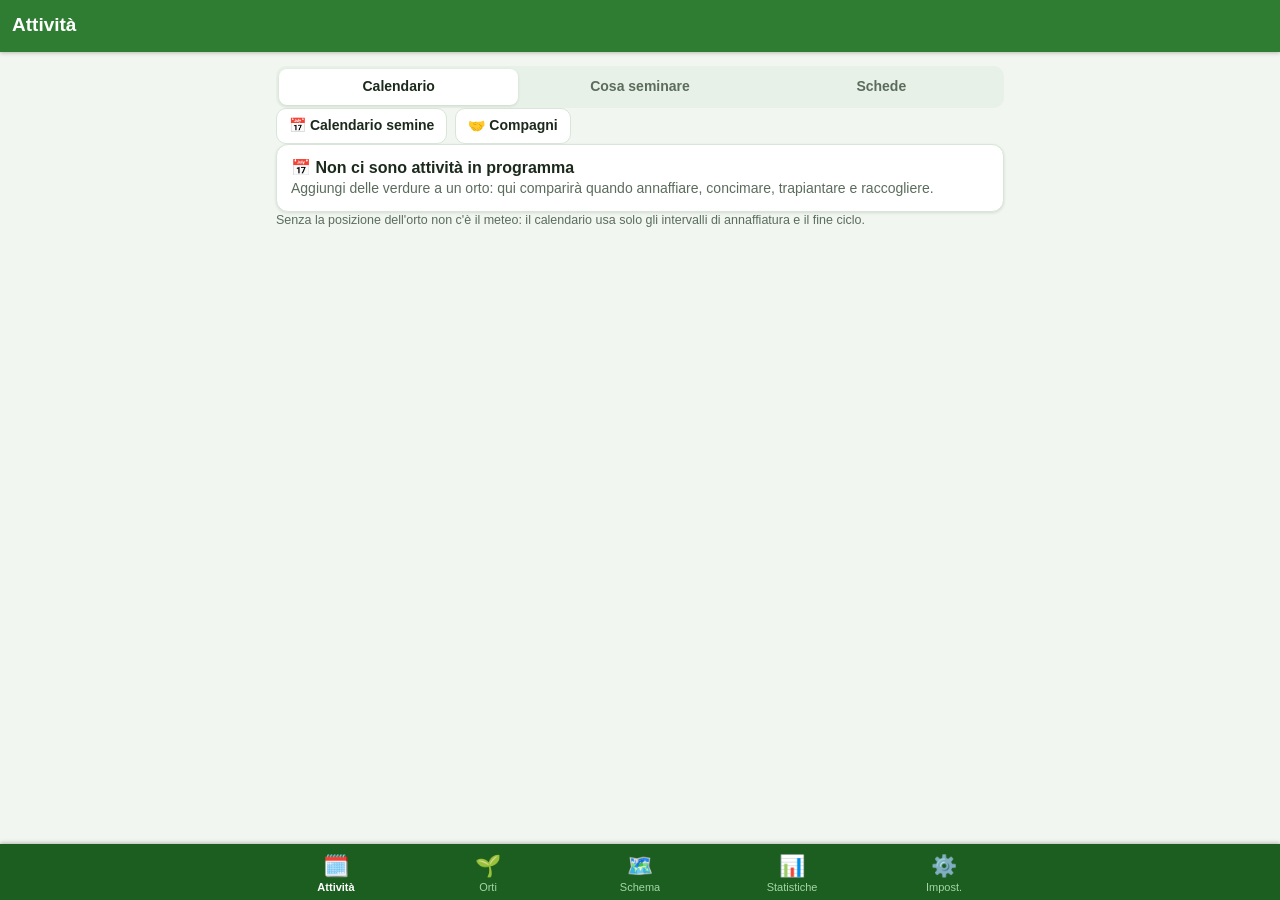
<file: GestioneOrto/index.html>
<!DOCTYPE html>
<html lang="it">
<head>
  <meta charset="utf-8">
  <meta name="viewport" content="width=device-width, initial-scale=1, viewport-fit=cover">
  <title>Gestione Orto</title>
  <meta name="description" content="Gestisci i tuoi orti: verdure, annaffiature, concimi, raccolti, calendario delle semine, rotazione e spese.">
  <meta name="theme-color" content="#2E7D32">
  <meta name="color-scheme" content="light dark">
  <meta name="mobile-web-app-capable" content="yes">
  <meta name="apple-mobile-web-app-capable" content="yes">
  <meta name="apple-mobile-web-app-title" content="Gestione Orto">
  <meta name="apple-mobile-web-app-status-bar-style" content="black-translucent">
  <meta name="format-detection" content="telephone=no">
  <link rel="manifest" href="manifest.webmanifest">
  <link rel="icon" type="image/svg+xml" href="icons/icon.svg">
  <link rel="icon" type="image/png" sizes="192x192" href="icons/icon-192.png">
  <link rel="apple-touch-icon" sizes="76x76" href="[data-uri]">
  <link rel="apple-touch-icon" sizes="120x120" href="[data-uri]">
  <link rel="apple-touch-icon" sizes="152x152" href="[data-uri]">
  <link rel="apple-touch-icon" sizes="180x180" href="[data-uri]">
  <link rel="apple-touch-icon" href="[data-uri]">
  <link rel="stylesheet" href="css/style.css">
</head>
<body>
  <div id="app"></div>
  <noscript><p style="padding:24px;font-family:sans-serif">Gestione Orto richiede JavaScript per funzionare.</p></noscript>
  <script>
    /* Browser vecchi (es. Safari di iOS 9/10): niente async/await, ??, fetch...: carica la build transpilata in js/legacy/. */
    (function () {
      var moderno = true;
      try { new Function('async function f(){ await 1; } var a = null; a ?? 1; var o = {}; ({ ...o });'); } catch (e) { moderno = false; }
      if (/[?&]legacy/.test(location.search)) moderno = false; // per provare la build vecchia da un browser moderno
      var base = moderno ? 'js/' : 'js/legacy/';
      var elenco = ['data', 'logic', 'store', 'ui', 'views', 'forms', 'app', 'push'];
      if (moderno) { elenco.splice(3, 0, 'promemoria'); elenco.push('sync'); } // promemoria: calcolo avvisi (dopo store); sync: sincronizzazione tra dispositivi
      if (!moderno) {
        elenco.unshift('polyfill');
        document.write('<link rel="stylesheet" href="css/legacy.css">');
      }
      for (var i = 0; i < elenco.length; i++) document.write('<script src="' + base + elenco[i] + '.js"><\/script>');
      window.onerror = function (msg, src, riga) {
        var v = document.getElementById('app');
        if (v && !v.firstChild) {
          var p = document.createElement('p');
          p.style.cssText = 'padding:20px;color:#b00020;word-break:break-word';
          p.textContent = 'Errore: ' + msg + ' (' + String(src).split('/').pop() + ':' + riga + ')';
          v.appendChild(p);
        }
      };
    })();
  </script>
</body>
</html>
</file>
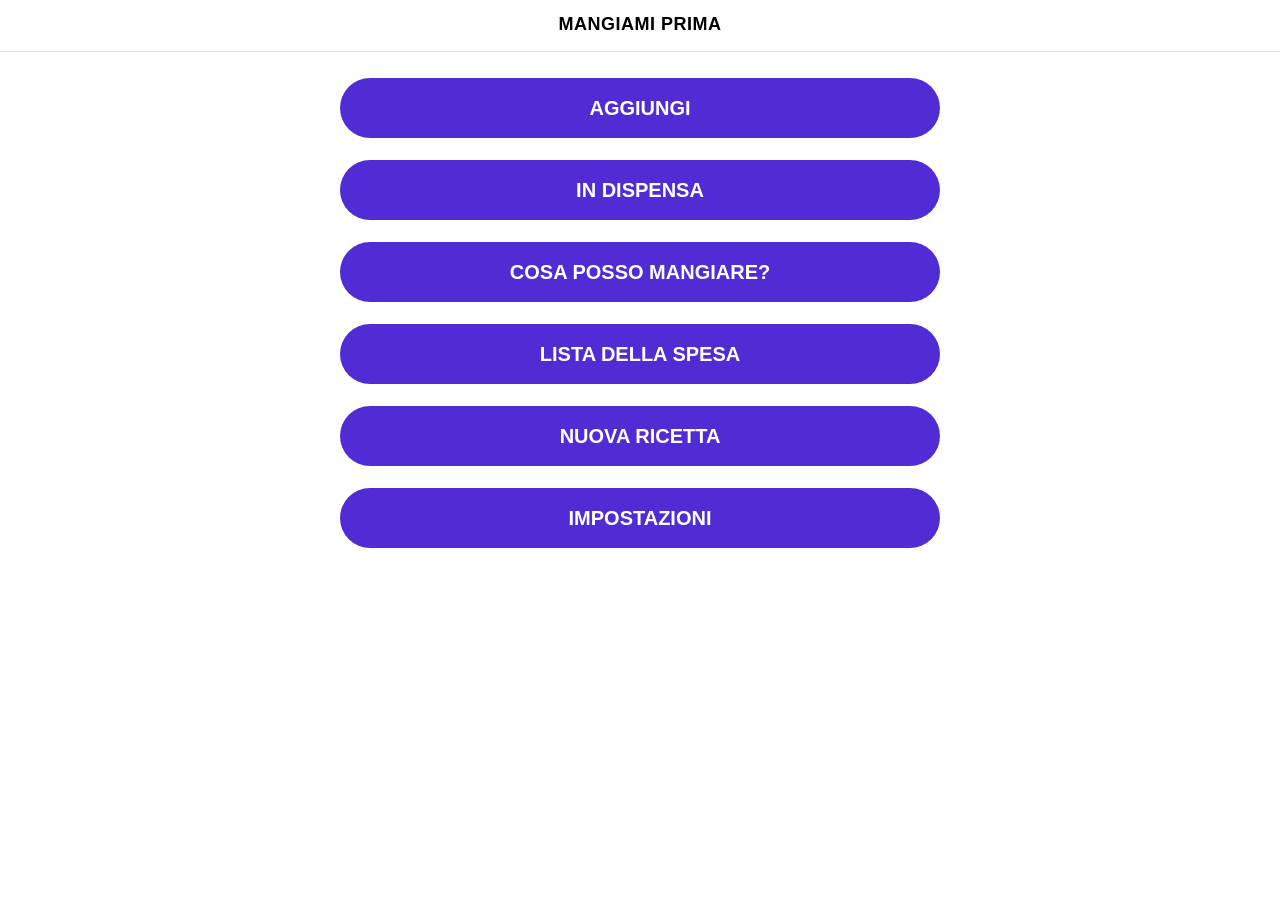
<file: MangiamiPrima/index.html>
<!DOCTYPE html>
<html lang="it">
<head>
  <meta charset="utf-8">
  <meta name="viewport" content="width=device-width, initial-scale=1, viewport-fit=cover">
  <title>Mangiami Prima</title>
  <meta name="description" content="Tieni traccia di cosa hai in casa, delle scadenze e scopri cosa cucinare.">
  <meta name="theme-color" content="#ffffff" media="(prefers-color-scheme: light)">
  <meta name="theme-color" content="#1f1f1f" media="(prefers-color-scheme: dark)">
  <meta name="color-scheme" content="light dark">
  <meta name="format-detection" content="telephone=no">

  <link rel="manifest" href="manifest.webmanifest">
  <link rel="icon" type="image/svg+xml" href="icons/icon.svg">
  <link rel="icon" type="image/png" sizes="192x192" href="icons/icon-192.png">
  <link rel="apple-touch-icon" sizes="76x76" href="[data-uri]">
  <link rel="apple-touch-icon" sizes="120x120" href="[data-uri]">
  <link rel="apple-touch-icon" sizes="152x152" href="[data-uri]">
  <link rel="apple-touch-icon" sizes="180x180" href="[data-uri]">
  <link rel="apple-touch-icon" href="[data-uri]">

  <meta name="mobile-web-app-capable" content="yes">
  <meta name="apple-mobile-web-app-capable" content="yes">
  <meta name="apple-mobile-web-app-title" content="Mangiami Prima">
  <meta name="apple-mobile-web-app-status-bar-style" content="default">

  <link rel="stylesheet" href="css/stile.css">
</head>
<body>
  <header class="barra">
    <button type="button" class="indietro" id="indietro" aria-label="Indietro" hidden>&#8249;</button>
    <h1 id="titolo">MANGIAMI PRIMA</h1>
  </header>

  <main id="vista" tabindex="-1"></main>

  <dialog id="dialogo" aria-labelledby="dialogo-titolo">
    <h2 id="dialogo-titolo"></h2>
    <p id="dialogo-testo"></p>
    <div class="dialogo-bottoni" id="dialogo-bottoni"></div>
  </dialog>

  <noscript><p style="padding:20px">Mangiami Prima richiede JavaScript.</p></noscript>

  <script>
    /* Browser vecchi (es. Safari di iOS 9/10): niente async/await, ??, fetch...: carica la build transpilata in js/legacy/. */
    (function () {
      var moderno = true;
      try { new Function('async function f(){ await 1; } var a = null; a ?? 1; var o = {}; ({ ...o });'); } catch (e) { moderno = false; }
      if (/[?&]legacy\b/.test(location.search)) moderno = false; // per provare la build vecchia da un browser moderno
      var base = moderno ? 'js/' : 'js/legacy/';
      var elenco = ['store', 'servizi', 'push', 'notifiche', 'app'];
      if (!moderno) {
        elenco.unshift('polyfill');
        document.write('<link rel="stylesheet" href="css/legacy.css">');
      }
      for (var i = 0; i < elenco.length; i++) document.write('<script src="' + base + elenco[i] + '.js"><\/script>');
      window.onerror = function (msg, src, riga) {
        var v = document.getElementById('vista');
        if (v && !v.firstChild) {
          var p = document.createElement('p');
          p.style.cssText = 'padding:20px;color:#b00020;word-break:break-word';
          p.textContent = 'Errore: ' + msg + ' (' + String(src).split('/').pop() + ':' + riga + ')';
          v.appendChild(p);
        }
      };
    })();
  </script>
</body>
</html>
</file>
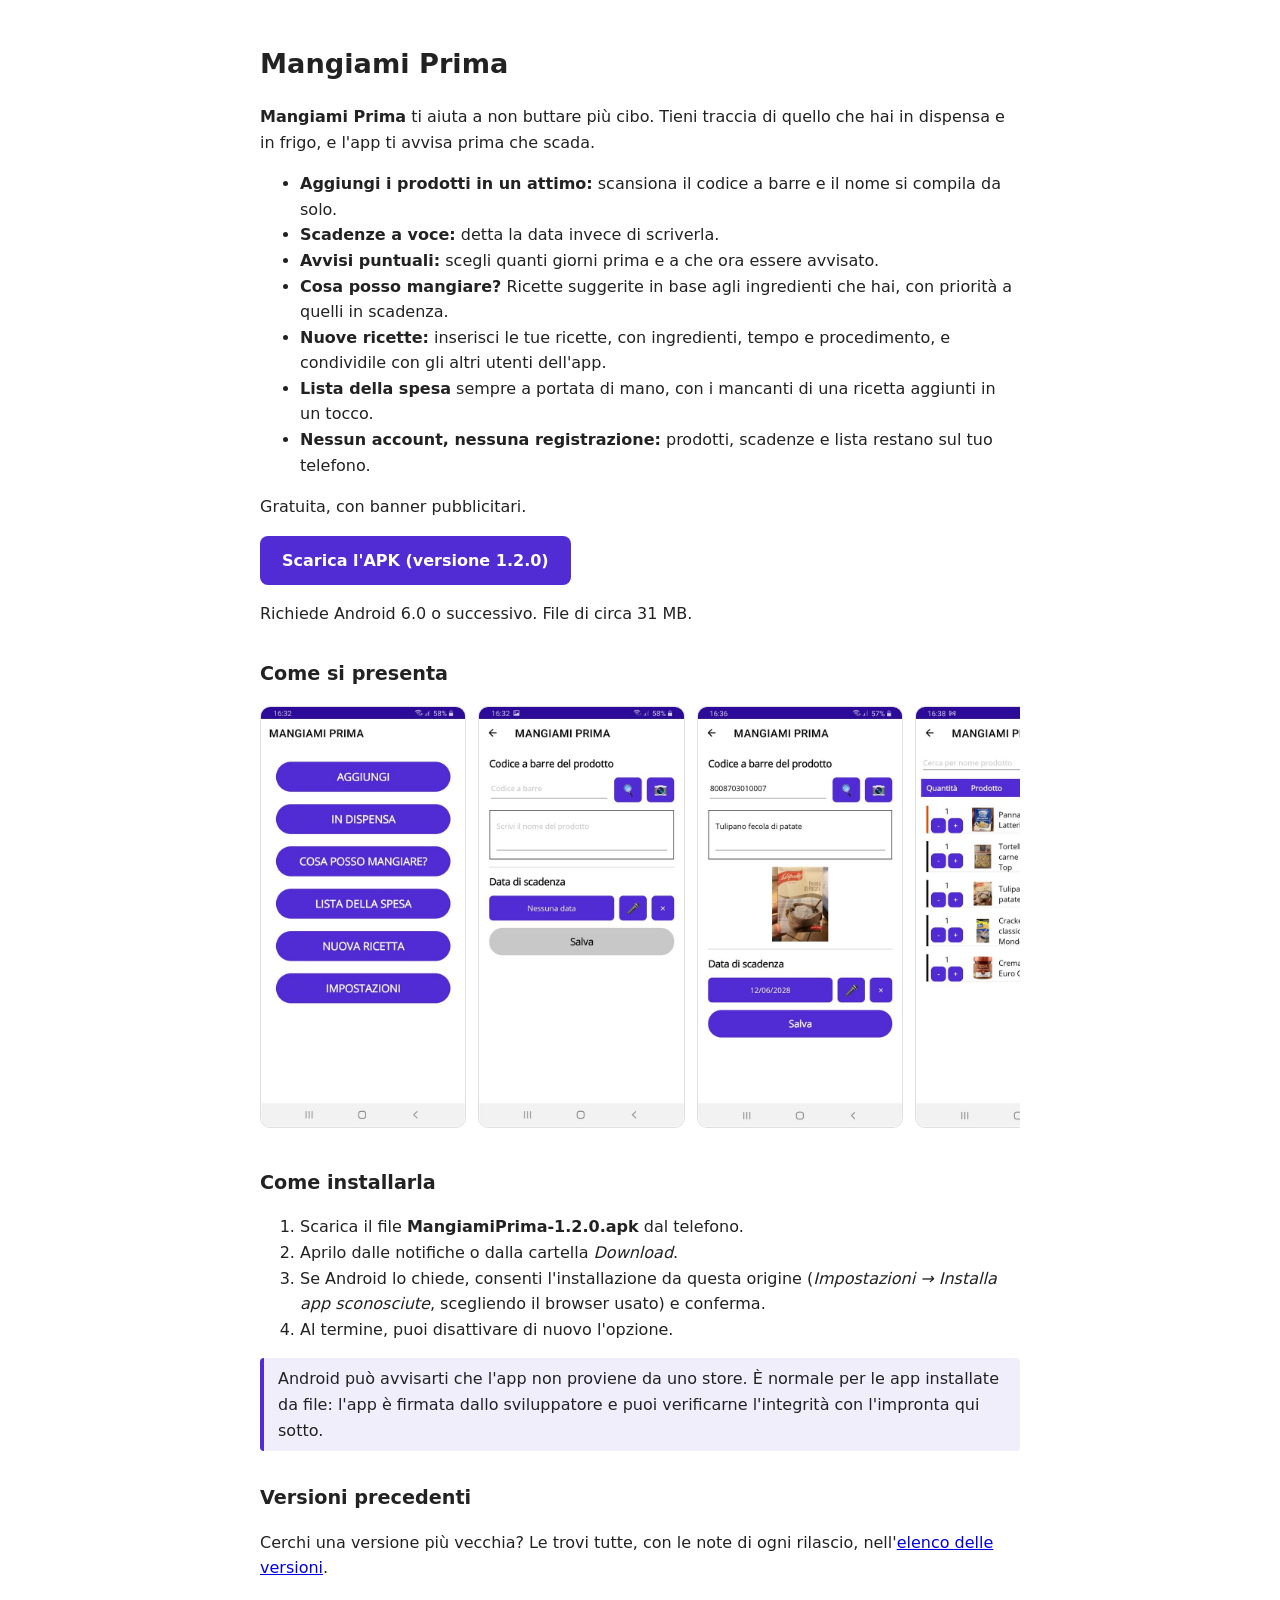
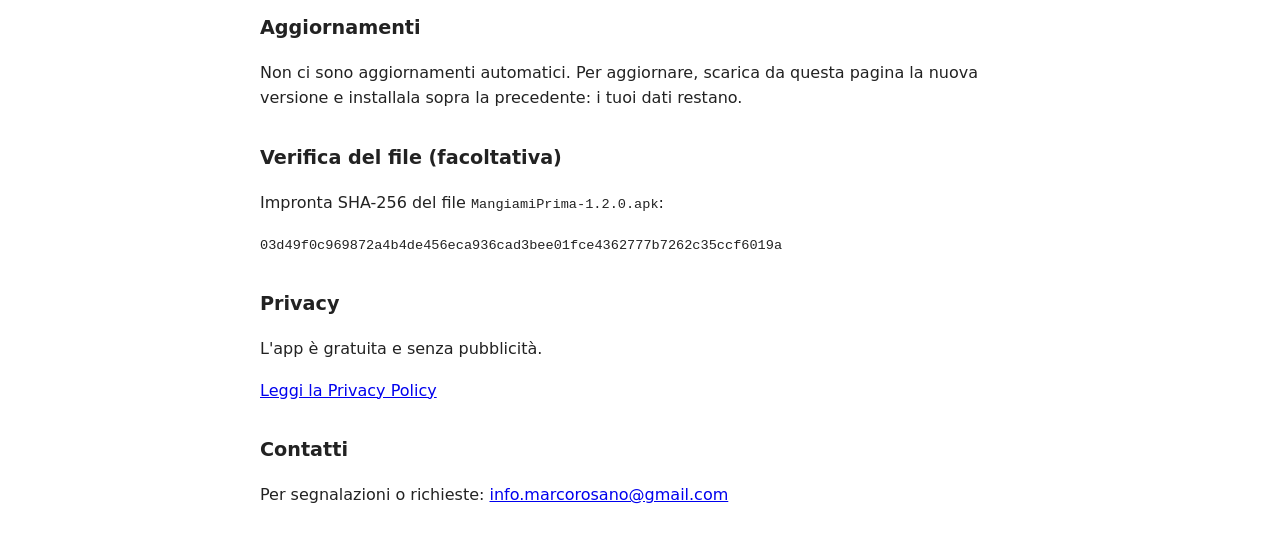
<file: MangiamiPrimaAndroid/index.html>
<!doctype html>
<html lang="it">
<head>
<meta charset="utf-8">
<meta name="viewport" content="width=device-width, initial-scale=1">
<title>Scarica Mangiami Prima</title>
<style>
  body { font-family: system-ui, sans-serif; max-width: 760px; margin: 0 auto; padding: 24px 16px; line-height: 1.6; color: #222; }
  h1 { font-size: 1.7rem; } h2 { font-size: 1.2rem; margin-top: 2rem; }
  .btn { display: inline-block; padding: 12px 22px; background: #512BD4; color: #fff; border-radius: 8px; text-decoration: none; font-weight: 600; }
  .note { background: #f1eefc; border-left: 4px solid #512BD4; padding: 8px 14px; border-radius: 4px; }
  .shots { display: flex; gap: 12px; overflow-x: auto; padding-bottom: 8px; }
  .shots img { height: 420px; width: auto; border-radius: 10px; border: 1px solid #8884; flex: none; }
  code { word-break: break-all; font-size: .85rem; }
  @media (prefers-color-scheme: dark) { body { background: #151515; color: #ddd; } a { color: #9ab8ff; } .note { background: #241d3d; } }
</style>
</head>
<body>

<h1>Mangiami Prima</h1>
<p><strong>Mangiami Prima</strong> ti aiuta a non buttare più cibo. Tieni traccia di quello che hai in dispensa e in frigo, e l'app ti avvisa prima che scada.</p>
<ul>
  <li><strong>Aggiungi i prodotti in un attimo:</strong> scansiona il codice a barre e il nome si compila da solo.</li>
  <li><strong>Scadenze a voce:</strong> detta la data invece di scriverla.</li>
  <li><strong>Avvisi puntuali:</strong> scegli quanti giorni prima e a che ora essere avvisato.</li>
  <li><strong>Cosa posso mangiare?</strong> Ricette suggerite in base agli ingredienti che hai, con priorità a quelli in scadenza.</li>
  <li><strong>Nuove ricette:</strong> inserisci le tue ricette, con ingredienti, tempo e procedimento, e condividile con gli altri utenti dell'app.</li>
  <li><strong>Lista della spesa</strong> sempre a portata di mano, con i mancanti di una ricetta aggiunti in un tocco.</li>
  <li><strong>Nessun account, nessuna registrazione:</strong> prodotti, scadenze e lista restano sul tuo telefono.</li>
</ul>
<p>Gratuita, con banner pubblicitari.</p>

<p><a class="btn"href="https://github.com/Marco6549/Apps/releases/download/mangiamiprima-v1.2.0/MangiamiPrima-1.2.0.apk">Scarica l'APK (versione 1.2.0)</a></p>
<p>Richiede Android 6.0 o successivo. File di circa 31 MB.</p>

<h2>Come si presenta</h2>
<div class="shots">
  <img src="screenshots/01-home.jpg" alt="Schermata iniziale con i pulsanti Aggiungi, In dispensa, Cosa posso mangiare, Lista della spesa, Nuova ricetta e Impostazioni" loading="lazy">
  <img src="screenshots/02-aggiungi-vuoto.jpg" alt="Modulo per aggiungere un prodotto: codice a barre, nome e data di scadenza" loading="lazy">
  <img src="screenshots/02-aggiungi.jpg"alt="Aggiunta di un prodotto da codice a barre, con nome, foto e data di scadenza" loading="lazy">
  <img src="screenshots/03-dispensa.jpg" alt="Elenco dei prodotti in dispensa ordinati per scadenza" loading="lazy">
  <img src="screenshots/04-cosa-posso-mangiare.jpg" alt="Ricette suggerite in base a quello che hai in casa" loading="lazy">
  <img src="screenshots/05-lista-spesa.jpg" alt="Lista della spesa" loading="lazy">
  <img src="screenshots/06-nuova-ricetta.jpg" alt="Modulo per creare una nuova ricetta" loading="lazy">
</div>

<h2>Come installarla</h2>
<ol>
  <li>Scarica il file <strong>MangiamiPrima-1.2.0.apk</strong> dal telefono.</li>
  <li>Aprilo dalle notifiche o dalla cartella <em>Download</em>.</li>
  <li>Se Android lo chiede, consenti l'installazione da questa origine (<em>Impostazioni → Installa app sconosciute</em>, scegliendo il browser usato) e conferma.</li>
  <li>Al termine, puoi disattivare di nuovo l'opzione.</li>
</ol>
<p class="note">Android può avvisarti che l'app non proviene da uno store. È normale per le app installate da file: l'app è firmata dallo sviluppatore e puoi verificarne l'integrità con l'impronta qui sotto.</p>

<h2>Versioni precedenti</h2>
<p>Cerchi una versione più vecchia? Le trovi tutte, con le note di ogni rilascio, nell'<a href="https://github.com/Marco6549/Apps/releases">elenco delle versioni</a>.</p>

<h2>Aggiornamenti</h2>
<p>Non ci sono aggiornamenti automatici. Per aggiornare, scarica da questa pagina la nuova versione e installala sopra la precedente: i tuoi dati restano.</p>

<h2>Verifica del file (facoltativa)</h2>
<p>Impronta SHA-256 del file <code>MangiamiPrima-1.2.0.apk</code>:</p>
<p><code>03d49f0c969872a4b4de456eca936cad3bee01fce4362777b7262c35ccf6019a</code></p>

<h2>Privacy</h2>
<p>L'app è gratuita e senza pubblicità.</p>
<p><a href="privacy.html">Leggi la Privacy Policy</a></p>

<h2>Contatti</h2>
<p>Per segnalazioni o richieste: <a href="mailto:info.marcorosano@gmail.com">info.marcorosano@gmail.com</a></p>

</body>
</html>
</file>
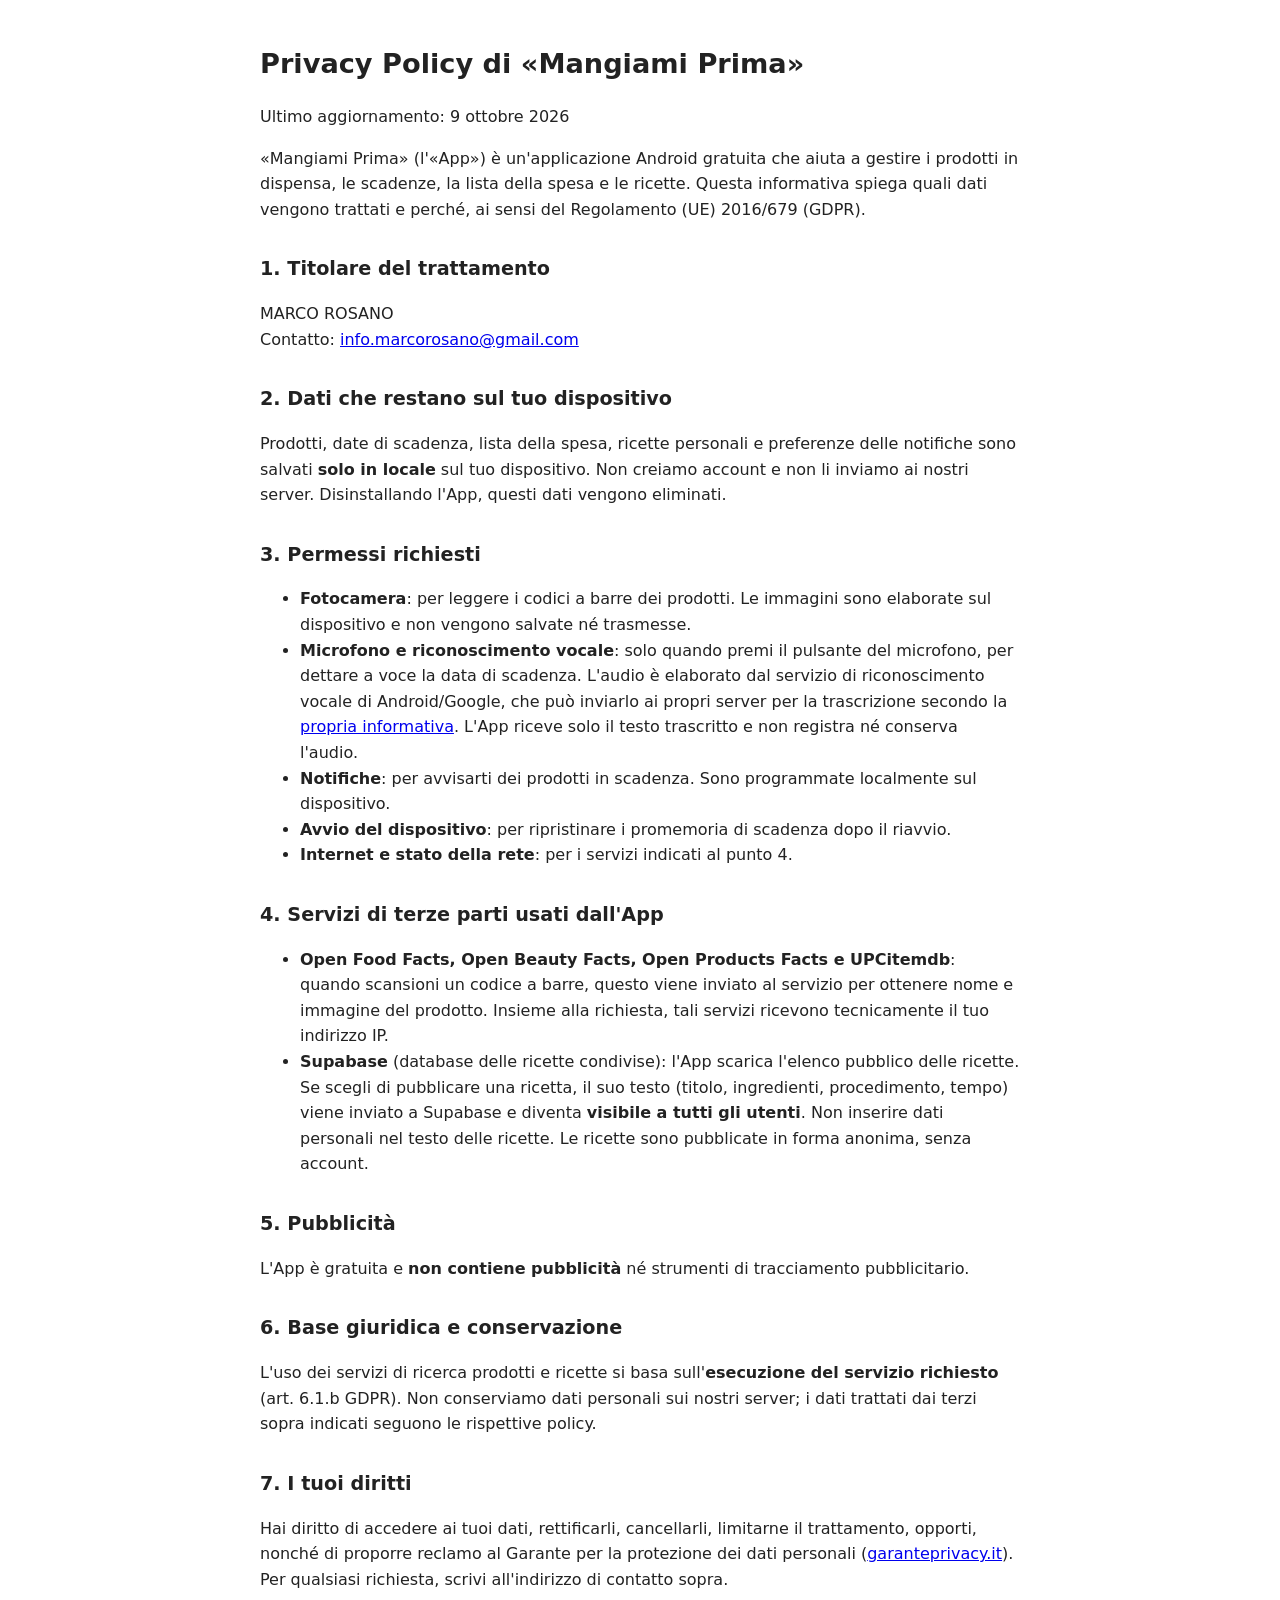
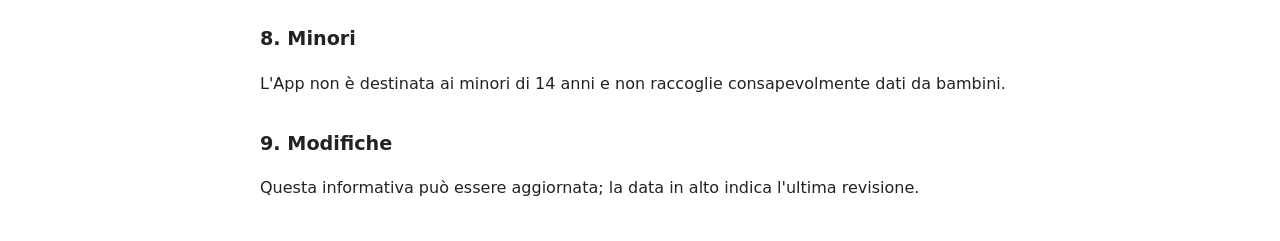
<file: MangiamiPrimaAndroid/privacy.html>
<!doctype html>
<html lang="it">
<head>
<meta charset="utf-8">
<meta name="viewport" content="width=device-width, initial-scale=1">
<title>Privacy Policy – Mangiami Prima</title>
<style>
  body { font-family: system-ui, sans-serif; max-width: 760px; margin: 0 auto; padding: 24px 16px; line-height: 1.6; color: #222; }
  h1 { font-size: 1.7rem; } h2 { font-size: 1.2rem; margin-top: 2rem; }
  @media (prefers-color-scheme: dark) { body { background: #151515; color: #ddd; } a { color: #9ab8ff; } }
</style>
</head>
<body>

<h1>Privacy Policy di «Mangiami Prima»</h1>
<p>Ultimo aggiornamento: 9 ottobre 2026</p>

<p>«Mangiami Prima» (l'«App») è un'applicazione Android gratuita che aiuta a gestire i prodotti in dispensa, le scadenze, la lista della spesa e le ricette. Questa informativa spiega quali dati vengono trattati e perché, ai sensi del Regolamento (UE) 2016/679 (GDPR).</p>

<h2>1. Titolare del trattamento</h2>
<p>MARCO ROSANO<br>
Contatto: <a href="mailto:info.marcorosano@gmail.com">info.marcorosano@gmail.com</a></p>

<h2>2. Dati che restano sul tuo dispositivo</h2>
<p>Prodotti, date di scadenza, lista della spesa, ricette personali e preferenze delle notifiche sono salvati <strong>solo in locale</strong> sul tuo dispositivo. Non creiamo account e non li inviamo ai nostri server. Disinstallando l'App, questi dati vengono eliminati.</p>

<h2>3. Permessi richiesti</h2>
<ul>
  <li><strong>Fotocamera</strong>: per leggere i codici a barre dei prodotti. Le immagini sono elaborate sul dispositivo e non vengono salvate né trasmesse.</li>
  <li><strong>Microfono e riconoscimento vocale</strong>: solo quando premi il pulsante del microfono, per dettare a voce la data di scadenza. L'audio è elaborato dal servizio di riconoscimento vocale di Android/Google, che può inviarlo ai propri server per la trascrizione secondo la <a href="https://policies.google.com/privacy">propria informativa</a>. L'App riceve solo il testo trascritto e non registra né conserva l'audio.</li>
  <li><strong>Notifiche</strong>: per avvisarti dei prodotti in scadenza. Sono programmate localmente sul dispositivo.</li>
  <li><strong>Avvio del dispositivo</strong>: per ripristinare i promemoria di scadenza dopo il riavvio.</li>
  <li><strong>Internet e stato della rete</strong>: per i servizi indicati al punto 4.</li>
</ul>

<h2>4. Servizi di terze parti usati dall'App</h2>
<ul>
  <li><strong>Open Food Facts, Open Beauty Facts, Open Products Facts e UPCitemdb</strong>: quando scansioni un codice a barre, questo viene inviato al servizio per ottenere nome e immagine del prodotto. Insieme alla richiesta, tali servizi ricevono tecnicamente il tuo indirizzo IP.</li>
  <li><strong>Supabase</strong> (database delle ricette condivise): l'App scarica l'elenco pubblico delle ricette. Se scegli di pubblicare una ricetta, il suo testo (titolo, ingredienti, procedimento, tempo) viene inviato a Supabase e diventa <strong>visibile a tutti gli utenti</strong>. Non inserire dati personali nel testo delle ricette. Le ricette sono pubblicate in forma anonima, senza account.</li>
</ul>

<h2>5. Pubblicità</h2>
<p>L'App è gratuita e <strong>non contiene pubblicità</strong> né strumenti di tracciamento pubblicitario.</p>

<h2>6. Base giuridica e conservazione</h2>
<p>L'uso dei servizi di ricerca prodotti e ricette si basa sull'<strong>esecuzione del servizio richiesto</strong> (art. 6.1.b GDPR). Non conserviamo dati personali sui nostri server; i dati trattati dai terzi sopra indicati seguono le rispettive policy.</p>

<h2>7. I tuoi diritti</h2>
<p>Hai diritto di accedere ai tuoi dati, rettificarli, cancellarli, limitarne il trattamento, opporti, nonché di proporre reclamo al Garante per la protezione dei dati personali (<a href="https://www.garanteprivacy.it">garanteprivacy.it</a>). Per qualsiasi richiesta, scrivi all'indirizzo di contatto sopra.</p>

<h2>8. Minori</h2>
<p>L'App non è destinata ai minori di 14 anni e non raccoglie consapevolmente dati da bambini.</p>

<h2>9. Modifiche</h2>
<p>Questa informativa può essere aggiornata; la data in alto indica l'ultima revisione.</p>

</body>
</html>
</file>
<file: GestioneOrto/css/style.css>
/* Gestione Orto PWA - stile mobile-first, colori dell'app originale (verde #2E7D32 / #1B5E20 / #A5D6A7). */
:root {
  --bg: #f1f6f0; --sf: #ffffff; --sf2: #e8f1e7; --tx: #1c2a1d; --mut: #5b6c5d; --bd: #d9e5d8;
  --pr: #2e7d32; --prd: #1b5e20; --acc: #a5d6a7; --ok: #43a047; --warn: #e65100; --warnbg: #fff3e0; --danger: #c62828;
  --inp: #ffffff; --shadow: 0 1px 3px rgba(20, 50, 20, .12);
  --sat: env(safe-area-inset-top, 0px); --sab: env(safe-area-inset-bottom, 0px);
  --sal: env(safe-area-inset-left, 0px); --sar: env(safe-area-inset-right, 0px);
  color-scheme: light;
}
@media (prefers-color-scheme: dark) {
  :root:not([data-theme="light"]) {
    --bg: #0f1810; --sf: #18251a; --sf2: #213323; --tx: #e4eee4; --mut: #9bb09e; --bd: #2c402e;
    --pr: #43a047; --warn: #ffb74d; --warnbg: #3a2a12; --danger: #ef5350; --inp: #122014; --shadow: none; color-scheme: dark;
  }
}
:root[data-theme="dark"] {
  --bg: #0f1810; --sf: #18251a; --sf2: #213323; --tx: #e4eee4; --mut: #9bb09e; --bd: #2c402e;
  --pr: #43a047; --warn: #ffb74d; --warnbg: #3a2a12; --danger: #ef5350; --inp: #122014; --shadow: none; color-scheme: dark;
}
* { box-sizing: border-box; -webkit-tap-highlight-color: transparent; }
html { -webkit-text-size-adjust: 100%; }
body {
  margin: 0; background: var(--bg); color: var(--tx); font: 16px/1.4 -apple-system, BlinkMacSystemFont, "Segoe UI", Roboto, "Helvetica Neue", Arial, sans-serif;
  -webkit-font-smoothing: antialiased; overscroll-behavior-y: none;
}
body.noscroll { overflow: hidden; }
button { font: inherit; color: inherit; cursor: pointer; }
h1, h2, h3 { margin: 0; }
.pre { white-space: pre-line; }

/* ---- struttura ---- */
#app { min-height: 100vh; min-height: 100dvh; display: flex; flex-direction: column; }
.top {
  position: sticky; top: 0; z-index: 20; background: var(--pr); color: #fff;
  padding: calc(var(--sat) + 8px) calc(var(--sar) + 12px) 10px calc(var(--sal) + 12px);
  display: flex; align-items: center; gap: 8px; min-height: calc(var(--sat) + 52px); box-shadow: 0 1px 4px rgba(0, 0, 0, .25);
}
:root[data-theme="dark"] .top { background: var(--prd); }
@media (prefers-color-scheme: dark) { :root:not([data-theme="light"]) .top { background: var(--prd); } }
.top h1 { font-size: 19px; font-weight: 650; flex: 1; overflow: hidden; text-overflow: ellipsis; white-space: nowrap; }
.top .back { background: none; border: 0; color: #fff; font-size: 26px; line-height: 1; padding: 4px 10px 4px 2px; margin-left: -4px; }
main { flex: 1; width: 100%; max-width: 760px; margin: 0 auto; padding: 14px calc(var(--sar) + 16px) calc(84px + var(--sab)) calc(var(--sal) + 16px); }
main > * + * { margin-top: 12px; }
.tabs {
  position: fixed; left: 0; right: 0; bottom: 0; z-index: 30; background: var(--prd); display: flex; justify-content: center;
  padding: 4px var(--sar) var(--sab) var(--sal); box-shadow: 0 -1px 4px rgba(0, 0, 0, .25);
}
.tabs-in { display: flex; width: 100%; max-width: 760px; }
.tabs button { flex: 1; background: none; border: 0; color: var(--acc); padding: 6px 2px 5px; font-size: 11px; display: flex; flex-direction: column; align-items: center; gap: 1px; min-width: 0; }
.tabs button span.ic { font-size: 21px; line-height: 1.15; }
.tabs button span.lb { max-width: 100%; overflow: hidden; text-overflow: ellipsis; white-space: nowrap; }
.tabs button.on { color: #fff; font-weight: 650; }
.fab { position: fixed; z-index: 25; right: calc(var(--sar) + 16px); bottom: calc(68px + var(--sab)); border: 0; border-radius: 28px; background: var(--ok); color: #fff; font-weight: 650; padding: 13px 20px; box-shadow: 0 3px 10px rgba(0, 0, 0, .3); }
.fab-space { height: 56px; }
@media (min-width: 900px) { .fab { right: calc(50% - 360px); } }

/* ---- componenti ---- */
.pg-t { font-size: 22px; font-weight: 700; }
.pg-riga { display: flex; flex-wrap: wrap; align-items: center; justify-content: space-between; gap: 8px 12px; }
.pg-riga .pg-t { margin: 0; min-width: 0; overflow-wrap: anywhere; }
.pg-riga .row-gap { flex-wrap: nowrap; }
.grp { font-size: 15px; font-weight: 650; color: var(--pr); margin-top: 18px !important; }
:root[data-theme="dark"] .grp { color: var(--acc); }
@media (prefers-color-scheme: dark) { :root:not([data-theme="light"]) .grp { color: var(--acc); } }
.card { background: var(--sf); border: 1px solid var(--bd); border-radius: 12px; padding: 12px 14px; box-shadow: var(--shadow); display: block; width: 100%; text-align: left; }
.card.flush { padding: 0; overflow: hidden; }
.card.tap { cursor: pointer; }
.card.tap:active { background: var(--sf2); }
.card .grp-t { font-weight: 650; margin-bottom: 6px; }
.orto-card { padding: 16px; }
.orto-n { font-size: 20px; font-weight: 700; }
.orto-s { font-size: 14px; color: var(--mut); white-space: pre-line; margin-top: 4px; }
.row { display: block; width: 100%; text-align: left; background: none; border: 0; border-top: 1px solid var(--bd); padding: 11px 14px; }
.row:first-child, .grp-t + .row { border-top: 0; }
.card:not(.flush) .row { padding-left: 0; padding-right: 0; }
button.row:active { background: var(--sf2); }
.row.static { cursor: default; }
.row-t { font-weight: 600; }
.row-s { font-size: 14px; color: var(--mut); }
.row-s.small, .small { font-size: 12.5px; }
.row-gap { display: flex; flex-wrap: wrap; gap: 8px; align-items: flex-start; }
.row-gap.grow > * { flex: 1 1 160px; }
.row-end { display: flex; justify-content: flex-end; margin-bottom: 6px; }
.sep { height: 8px; }
.empty { text-align: center; color: var(--mut); white-space: pre-line; padding: 28px 8px; margin: 0; }
.note { margin: 0; font-size: 14px; color: var(--mut); white-space: pre-line; }
.note.warn { color: var(--warn); background: var(--warnbg); border-radius: 10px; padding: 8px 10px; }
.note.small { font-size: 12.5px; }
.copyright { text-align: center; font-size: 13px; color: var(--mut); opacity: .7; margin: 24px 0 12px; }
.err { color: var(--danger); font-size: 14px; margin: 8px 0 0; }
.pos { color: #2e7d32; } .neg { color: var(--danger); }
:root[data-theme="dark"] .pos { color: #81c784; }
@media (prefers-color-scheme: dark) { :root:not([data-theme="light"]) .pos { color: #81c784; } }

.btn { border: 1px solid var(--bd); background: var(--sf); color: var(--tx); border-radius: 10px; padding: 10px 16px; font-weight: 600; min-height: 42px; }
.btn.small { padding: 7px 12px; min-height: 36px; font-size: 14px; }
.btn.primary { background: var(--pr); border-color: var(--pr); color: #fff; }
.btn.danger { color: var(--danger); border-color: var(--danger); background: transparent; }
.dlg .btn.danger, .btn.danger.fill { background: var(--danger); color: #fff; border-color: var(--danger); }
.btn.block { width: 100%; }
.btn:disabled { opacity: .5; }
.btn:active { filter: brightness(.93); }

.seg { display: flex; background: var(--sf2); border-radius: 10px; padding: 3px; gap: 2px; }
.seg button { flex: 1; border: 0; background: none; padding: 8px 4px; border-radius: 8px; font-size: 14px; color: var(--mut); font-weight: 600; }
.seg button.on { background: var(--sf); color: var(--tx); box-shadow: var(--shadow); }

.bar { height: 7px; background: rgba(128, 128, 128, .25); border-radius: 4px; overflow: hidden; margin: 6px 0 3px; }
.bar i { display: block; height: 100%; border-radius: 4px; }

/* ---- moduli ---- */
.form { display: flex; flex-direction: column; gap: 12px; }
.fld { display: flex; flex-direction: column; gap: 4px; }
.fld[hidden], .note[hidden], .err[hidden], .card[hidden] { display: none !important; }
.fld-l { font-size: 13px; font-weight: 600; color: var(--mut); }
.fld-h { font-size: 12px; color: var(--mut); }
.inp { width: 100%; font: inherit; font-size: 16px; color: var(--tx); background: var(--inp); border: 1px solid var(--bd); border-radius: 10px; padding: 10px 12px; min-height: 44px; appearance: none; -webkit-appearance: none; }
select.inp { background-image: linear-gradient(45deg, transparent 50%, var(--mut) 50%), linear-gradient(135deg, var(--mut) 50%, transparent 50%); background-position: calc(100% - 18px) 50%, calc(100% - 13px) 50%; background-size: 5px 5px; background-repeat: no-repeat; padding-right: 32px; }
textarea.inp { resize: vertical; min-height: 76px; }
.inp:focus { outline: 2px solid var(--ok); outline-offset: 0; }
.fld.inl { flex-direction: row; align-items: center; justify-content: space-between; gap: 12px; }
.fld.inl .fld-l { flex: 1; font-size: 15px; color: var(--tx); }
.fld.inl .inp { width: 84px; flex: none; text-align: center; }
.fld.inl input[type="time"].inp { width: 120px; }
.fld.chk { flex-direction: row; align-items: center; gap: 10px; }
.fld.chk input { width: 22px; height: 22px; accent-color: var(--pr); }
.fld.switch { flex-direction: row-reverse; justify-content: space-between; align-items: center; background: var(--sf); border: 1px solid var(--bd); border-radius: 10px; padding: 9px 12px; }
.fld.switch input { appearance: none; -webkit-appearance: none; width: 46px; height: 28px; border-radius: 14px; background: #9e9e9e; position: relative; transition: background .15s; flex: none; }
.fld.switch input::after { content: ""; position: absolute; top: 2px; left: 2px; width: 24px; height: 24px; border-radius: 50%; background: #fff; transition: transform .15s; box-shadow: 0 1px 2px rgba(0, 0, 0, .3); }
.fld.switch input:checked { background: var(--ok); }
.fld.switch input:checked::after { transform: translateX(18px); }
.form-b { justify-content: flex-end; margin-top: 4px; }
.form-b .btn { flex: 1; }

/* ---- finestre ---- */
.ov { position: fixed; inset: 0; z-index: 100; background: rgba(0, 0, 0, .45); display: flex; align-items: flex-end; justify-content: center; animation: fade .12s ease-out; }
.ov.out { opacity: 0; transition: opacity .1s; }
.dlg { background: var(--sf); color: var(--tx); width: 100%; max-width: 540px; border-radius: 16px 16px 0 0; padding: 16px 16px calc(16px + var(--sab)); max-height: 90vh; max-height: 90dvh; overflow-y: auto; animation: up .16s ease-out; }
@media (min-width: 600px) { .ov { align-items: center; } .dlg { border-radius: 16px; } }
.dlg-t { font-size: 18px; font-weight: 700; margin-bottom: 6px; }
.dlg-m { margin: 6px 0 10px; color: var(--mut); white-space: pre-line; font-size: 15px; }
.dlg-b { display: flex; gap: 8px; margin-top: 14px; }
.dlg-b .btn { flex: 1; }
.dlg .fld { margin-top: 10px; }
.sheet-t { font-size: 14px; color: var(--mut); white-space: pre-line; padding: 2px 4px 10px; border-bottom: 1px solid var(--bd); margin-bottom: 4px; }
.sheet-l { display: flex; flex-direction: column; }
.sheet-i { text-align: left; background: none; border: 0; border-bottom: 1px solid var(--bd); padding: 13px 6px; font-size: 16px; display: flex; flex-direction: column; }
.sheet-i small { color: var(--mut); }
.sheet-i.danger { color: var(--danger); }
.sheet-i:active { background: var(--sf2); }
.sheet-x { width: 100%; margin-top: 10px; border: 0; background: var(--sf2); border-radius: 10px; padding: 12px; font-weight: 650; }
.pick { max-height: 46vh; overflow-y: auto; border: 1px solid var(--bd); border-radius: 10px; }
.pick-i { display: flex; gap: 10px; align-items: center; padding: 10px 12px; border-bottom: 1px solid var(--bd); }
.pick-i:last-child { border: 0; }
.pick-i input { width: 20px; height: 20px; accent-color: var(--pr); }
@keyframes fade { from { opacity: 0; } to { opacity: 1; } }
@keyframes up { from { transform: translateY(24px); opacity: .6; } to { transform: none; opacity: 1; } }
#toast { position: fixed; left: 50%; bottom: calc(80px + var(--sab)); transform: translate(-50%, 20px); background: rgba(30, 30, 30, .92); color: #fff; padding: 10px 16px; border-radius: 20px; font-size: 14px; opacity: 0; pointer-events: none; transition: .2s; z-index: 200; max-width: 86vw; text-align: center; }
#toast.show { opacity: 1; transform: translate(-50%, 0); }

/* ---- avvisi ---- */
.card.avvisi { border-left: 4px solid var(--warn); }
.avviso { margin-top: 8px; }
.av-t { font-weight: 650; }
.av-r { font-size: 14px; color: var(--mut); padding-left: 4px; }

/* ---- schema ---- */
.scatola { border-radius: 12px; padding: 12px; }
.sc-t { font-weight: 700; padding-bottom: 6px; }
.sc-t.tap { cursor: pointer; text-decoration: underline; text-decoration-color: rgba(128, 128, 128, .5); text-underline-offset: 3px; }
.sc-v { font-size: 12px; opacity: .7; }
.chip { display: block; border-radius: 8px; padding: 5px 9px; margin: 0 6px 6px 0; font-size: 14px; white-space: pre-line; word-break: break-word; }
.chip.tap { cursor: pointer; }
.passaggio { height: 5px; background: #bcaaa4; border-radius: 3px; margin: 8px 24px !important; cursor: pointer; padding: 6px 0; background-clip: content-box; box-sizing: content-box; }

/* ---- temperatura ---- */
.temp-n { font-size: 38px; font-weight: 700; text-align: center; }
.temp-g { text-align: center; font-weight: 600; }

/* ---- calendario semine ---- */
.cal-wrap { overflow-x: auto; margin-left: -4px; padding-bottom: 6px; }
.cal { display: grid; grid-template-columns: 118px repeat(12, minmax(21px, 1fr)); gap: 2px 2px; min-width: 430px; align-items: center; }
.cal-n { position: sticky; left: 0; background: var(--bg); text-align: left; border: 0; font-size: 13px; padding: 4px 2px; white-space: nowrap; overflow: hidden; text-overflow: ellipsis; z-index: 1; }
.cal-m { text-align: center; font-size: 12px; color: var(--mut); font-weight: 600; }
.cal-m.now { color: #fff; background: var(--pr); border-radius: 6px; }
.cal-c { display: flex; flex-direction: column; gap: 1px; padding: 3px 0; }
.cal-c i { display: block; height: 8px; border-radius: 2px; background: rgba(128, 128, 128, .22); }
.cal-c i.on.s, .lg.semina { background: #43a047; }
.cal-c i.on.r, .lg.racc { background: #fb8c00; }
.legenda { display: flex; gap: 14px; flex-wrap: wrap; font-size: 13px; color: var(--mut); }
.lg { display: inline-block; width: 12px; height: 12px; border-radius: 3px; vertical-align: -1px; }

/* ---- grafico e tabella ---- */
.chart-wrap { overflow-x: auto; background: var(--sf); border: 1px solid var(--bd); border-radius: 12px; padding: 8px 4px 0; }
.chart { display: block; }
.ch-t { fill: var(--mut); font-size: 10px; }
.ch-grid { stroke: var(--bd); stroke-width: 1; }
.tbl { display: grid; grid-template-columns: 0.8fr 1fr 1fr 1.1fr; background: var(--sf); border: 1px solid var(--bd); border-radius: 12px; overflow: hidden; }
.th { font-weight: 650; font-size: 13px; padding: 8px 6px; text-align: right; color: var(--mut); background: var(--sf2); }
.th:first-child, .td:first-child { text-align: left; }
.td { border: 0; border-top: 1px solid var(--bd); background: none; text-align: right; font-size: 13px; padding: 9px 6px; }
.td.sel { background: rgba(67, 160, 71, .15); font-weight: 700; }

@media (prefers-reduced-motion: reduce) { * { animation: none !important; transition: none !important; } }
</file>
<file: GestioneOrto/css/legacy.css>
/* Compatibilita' per Safari vecchi (iOS 9/10): niente env(), grid, gap nei flexbox. */
:root { --sat: 20px; --sab: 0px; --sal: 0px; --sar: 0px; }

/* grid -> flexbox */
.cal { display: -webkit-box; display: -webkit-flex; display: flex; -webkit-flex-wrap: wrap; flex-wrap: wrap; }
.cal > * { -webkit-flex: 0 0 calc((100% - 118px) / 12); flex: 0 0 calc((100% - 118px) / 12); box-sizing: border-box; }
.cal > .cal-n { -webkit-flex: 0 0 118px; flex: 0 0 118px; }
.tbl { display: -webkit-box; display: -webkit-flex; display: flex; -webkit-flex-wrap: wrap; flex-wrap: wrap; }
.tbl > * { -webkit-flex: 0 0 25%; flex: 0 0 25%; box-sizing: border-box; }

/* gap dei flexbox -> margini */
.top > * + *, .fld.inl > * + *, .fld.chk > * + *, .pick-i > * + *, .legenda > * + * { margin-left: 8px; }
.dlg-b > * + *, .seg > * + * { margin-left: 8px; }
.row-gap > *, .pg-riga > * { margin: 0 8px 8px 0; }
.form > * + *, .fld > * + * { margin-top: 8px; }
</file>
<file: MangiamiPrima/css/stile.css>
/* Mangiami Prima - stile. Colori ripresi da Resources/Styles/Colors.xaml dell'app MAUI. */
:root {
  --primary: #512BD4;
  --primary-text: #ffffff;      /* testo sui bottoni primari */
  --secondary: #DFD8F7;
  --accent: #512BD4;            /* testi/bordi evidenziati */
  --bg: #ffffff;
  --surface: #f6f4fd;
  --bar: #ffffff;
  --bar-text: #000000;
  --text: #000000;
  --text-soft: #6E6E6E;
  --line: #e1e1e1;
  --field-bg: #ffffff;
  --btn-sec-bg: #C8C8C8;        /* Gray200 */
  --btn-sec-text: #141414;
  --scaduto: #C62828;
  --in-scadenza: #E65100;
  --ok: #2e7d32;
  --ombra: 0 1px 3px rgba(0, 0, 0, .15);
  --raggio: 12px;
  color-scheme: light;
}
@media (prefers-color-scheme: dark) {
  :root:not([data-tema="chiaro"]) {
    --primary: #ac99ea;
    --primary-text: #242424;
    --secondary: #2B0B98;
    --accent: #ac99ea;
    --bg: #141414;
    --surface: #212121;
    --bar: #1f1f1f;
    --bar-text: #9880e5;
    --text: #ffffff;
    --text-soft: #ACACAC;
    --line: #404040;
    --field-bg: #212121;
    --btn-sec-bg: #404040;
    --btn-sec-text: #E1E1E1;
    --scaduto: #ef6b6b;
    --in-scadenza: #ff9a55;
    --ok: #7fd18a;
    --ombra: none;
    color-scheme: dark;
  }
}
:root[data-tema="scuro"] {
  --primary: #ac99ea; --primary-text: #242424; --secondary: #2B0B98; --accent: #ac99ea;
  --bg: #141414; --surface: #212121; --bar: #1f1f1f; --bar-text: #9880e5; --text: #ffffff;
  --text-soft: #ACACAC; --line: #404040; --field-bg: #212121; --btn-sec-bg: #404040; --btn-sec-text: #E1E1E1;
  --scaduto: #ef6b6b; --in-scadenza: #ff9a55; --ok: #7fd18a; --ombra: none; color-scheme: dark;
}

* { box-sizing: border-box; -webkit-tap-highlight-color: transparent; }
html { -webkit-text-size-adjust: 100%; text-size-adjust: 100%; }
body {
  margin: 0; background: var(--bg); color: var(--text);
  font: 16px/1.4 -apple-system, BlinkMacSystemFont, "Segoe UI", Roboto, "Helvetica Neue", Arial, sans-serif;
  min-height: 100vh; min-height: 100dvh;
  overscroll-behavior-y: none;
}

/* ---------- Barra superiore (rispetta notch / status bar iOS) ---------- */
.barra {
  position: sticky; top: 0; z-index: 10;
  display: flex; align-items: center; gap: 4px;
  background: var(--bar); color: var(--bar-text);
  padding: calc(env(safe-area-inset-top) + 6px) calc(env(safe-area-inset-right) + 12px) 8px calc(env(safe-area-inset-left) + 12px);
  min-height: calc(env(safe-area-inset-top) + 52px);
  border-bottom: 1px solid var(--line);
}
.barra h1 { flex: 1; margin: 0; font-size: 18px; letter-spacing: .5px; text-align: center; }
.indietro {
  position: absolute; left: calc(env(safe-area-inset-left) + 4px); bottom: 2px;
  width: 44px; height: 44px; border: 0; background: none; color: inherit;
  font-size: 34px; line-height: 1; cursor: pointer;
}
.indietro[hidden] { display: none; }

main {
  padding: 20px calc(env(safe-area-inset-right) + 20px) calc(env(safe-area-inset-bottom) + 28px) calc(env(safe-area-inset-left) + 20px);
  max-width: 640px; margin: 0 auto; outline: none;
}
main > * + * { margin-top: 15px; }
h2 { font-size: 20px; margin: 0; }
p { margin: 0; }
.soft { color: var(--text-soft); }
.centro { text-align: center; }
.vuoto { text-align: center; color: var(--text-soft); padding: 28px 12px; }

/* ---------- Bottoni ---------- */
button, .btn {
  font: inherit; cursor: pointer; border: 0; border-radius: 8px;
  background: var(--primary); color: var(--primary-text);
  padding: 10px 14px; min-height: 44px; touch-action: manipulation;
}
button:active { filter: brightness(.9); }
button:disabled { opacity: .4; cursor: default; }
.grande { width: 100%; min-height: 60px; border-radius: 30px; font-size: 20px; font-weight: 700; }
.medio { min-height: 55px; border-radius: 28px; font-size: 18px; font-weight: 700; width: 100%; }
.pillola { border-radius: 22px; font-weight: 700; font-size: 14px; }
.sec { background: var(--btn-sec-bg); color: var(--btn-sec-text); }
.quadrato { width: 48px; padding: 0; font-size: 20px; flex: none; }
.piccolo { width: 36px; min-height: 36px; padding: 0; font-weight: 700; }
button:focus-visible, input:focus-visible, select:focus-visible, textarea:focus-visible {
  outline: 3px solid var(--accent); outline-offset: 2px;
}

/* ---------- Campi ---------- */
label.etichetta { display: block; font-weight: 700; margin-bottom: 6px; }
input, select, textarea {
  font: inherit; font-size: 16px; /* >=16px evita lo zoom automatico di Safari */
  width: 100%; min-height: 44px; padding: 10px 12px;
  color: var(--text); background: var(--field-bg);
  border: 1px solid var(--line); border-radius: 8px;
  -webkit-appearance: none; appearance: none;
}
input[type="date"], input[type="time"] { min-height: 44px; }
select {
  background-image: linear-gradient(45deg, transparent 50%, var(--text-soft) 50%), linear-gradient(135deg, var(--text-soft) 50%, transparent 50%);
  background-position: calc(100% - 18px) 50%, calc(100% - 12px) 50%;
  background-size: 6px 6px; background-repeat: no-repeat; padding-right: 32px;
}
textarea { resize: vertical; min-height: 100px; }
::placeholder { color: var(--text-soft); opacity: .8; }
.riga { display: flex; gap: 10px; align-items: center; }
.riga > input, .riga > select { flex: 1; min-width: 0; }
.separatore { height: 1px; background: var(--line); border: 0; margin: 20px 0; }

/* ---------- Home ---------- */
.home { display: grid; gap: 22px; padding-top: 6px; }

.banner {
  border-radius: var(--raggio); padding: 12px 14px;
  background: var(--surface); border: 1px solid var(--in-scadenza); box-shadow: var(--ombra);
}
.banner.rosso { border-color: var(--scaduto); }
.banner h3 { margin: 0 0 6px; font-size: 16px; color: var(--in-scadenza); }
.banner.rosso h3 { color: var(--scaduto); }
.banner ul { margin: 0; padding-left: 18px; }
.banner li { margin: 2px 0; }
.banner .azioni { margin-top: 10px; display: flex; gap: 8px; flex-wrap: wrap; }
.nota { border: 1px dashed var(--line); border-radius: var(--raggio); padding: 10px 12px; font-size: 14px; color: var(--text-soft); }
.nota ol { margin: 8px 0 0; padding-left: 22px; }

/* ---------- Dispensa ---------- */
.testata {
  display: grid; grid-template-columns: 84px 1fr 92px; padding: 8px 10px;
  background: var(--primary); color: var(--primary-text); font-weight: 700; border-radius: 8px 8px 0 0;
}
.prodotto {
  position: relative; display: grid; grid-template-columns: 84px 1fr 92px; align-items: center;
  padding: 8px 10px; border-bottom: 1px solid var(--line);
}
.prodotto .barra-scad { position: absolute; left: 0; top: 0; bottom: 0; width: 4px; background: transparent; }
.prodotto.scaduto .barra-scad { background: var(--scaduto); }
.prodotto.in-scadenza .barra-scad { background: var(--in-scadenza); }
.qta { text-align: center; }
.qta .num { font-weight: 700; margin-bottom: 4px; }
.qta .bottoni { display: flex; gap: 4px; justify-content: center; }
.nome { display: flex; align-items: center; gap: 8px; padding: 0 6px; min-width: 0; overflow-wrap: anywhere; }
.nome img { width: 48px; height: 48px; object-fit: contain; flex: none; border-radius: 4px; background: #fff; }
.scad { font-size: 14px; }
.scad .testo { font-size: 11px; font-weight: 700; margin-top: 2px; }
.scaduto .testo { color: var(--scaduto); }
.in-scadenza .testo { color: var(--in-scadenza); }

/* ---------- Idee / ricette ---------- */
.ricetta {
  border: 1px solid var(--accent); border-radius: var(--raggio); padding: 15px; background: var(--bg);
  display: grid; gap: 8px;
}
.ricetta h3 { margin: 0; font-size: 18px; overflow-wrap: anywhere; }
.ricetta .compat { color: var(--accent); }
.ricetta .scad-ing { color: var(--in-scadenza); font-weight: 700; white-space: pre-line; }
.ricetta .procedimento { white-space: pre-line; overflow-wrap: anywhere; }
.ricetta .corsivo { font-style: italic; }
.messaggio { text-align: center; }
.messaggio.errore { color: var(--scaduto); }
.chip {
  display: inline-block; font-size: 12px; padding: 2px 8px; border-radius: 10px;
  background: var(--secondary); color: var(--text);
}

/* ---------- Lista della spesa ---------- */
.elemento { display: grid; grid-template-columns: auto 1fr auto; gap: 8px; align-items: center; padding: 6px 4px; border-bottom: 1px solid var(--line); }
.elemento .testo { overflow-wrap: anywhere; }
.elemento.fatto .testo { text-decoration: line-through; opacity: .5; }

/* ---------- Impostazioni ---------- */
.stepper { display: flex; align-items: center; gap: 10px; }
.stepper output { min-width: 28px; text-align: center; font-weight: 700; }
.impostazioni { display: grid; gap: 15px; }
.copyright { text-align: center; font-style: italic; margin-top: 24px; color: var(--text-soft); }
.stato-notifiche { font-size: 14px; }
/* Interruttore (stile "swipe") */
/* Come l'interruttore di Gestione Orto (riquadro, etichetta a sinistra, interruttore piccolo a destra) ma nel viola di Mangiami Prima */
.riga-switch { display: flex; align-items: center; justify-content: space-between; gap: 12px; background: var(--surface); border: 1px solid var(--line); border-radius: 10px; padding: 9px 12px; }
.riga-switch label { flex: 1; }
.interruttore, .riga-switch > .interruttore { appearance: none; -webkit-appearance: none; flex: 0 0 46px; width: 46px; min-width: 46px; max-width: 46px; height: 28px; min-height: 0; padding: 0; border: 0; border-radius: 14px; background: #9e9e9e; position: relative; transition: background .15s; }
.interruttore::after { content: ""; position: absolute; top: 2px; left: 2px; width: 24px; height: 24px; border-radius: 50%; background: #fff; transition: transform .15s; box-shadow: 0 1px 2px rgba(0, 0, 0, .3); }
.interruttore:checked { background: var(--primary); }
.interruttore:checked::after { transform: translateX(18px); }
.interruttore:disabled { opacity: .5; }

/* ---------- Spinner, scanner, dialogo ---------- */
.spinner { width: 28px; height: 28px; margin: 0 auto; border: 3px solid var(--line); border-top-color: var(--accent); border-radius: 50%; animation: gira .8s linear infinite; }
@keyframes gira { to { transform: rotate(360deg); } }
@media (prefers-reduced-motion: reduce) { .spinner { animation-duration: 2.4s; } }
[hidden] { display: none !important; }

.immagine-prodotto { display: block; margin: 0 auto; max-height: 150px; max-width: 100%; object-fit: contain; background: #fff; border-radius: 6px; }

.scanner { position: fixed; inset: 0; z-index: 50; background: #000; color: #fff; display: flex; flex-direction: column; }
.scanner video { flex: 1; width: 100%; min-height: 0; object-fit: cover; }
.scanner .mirino {
  position: absolute; left: 10%; right: 10%; top: 50%; height: 26%; transform: translateY(-50%);
  border: 2px solid rgba(255, 255, 255, .85); border-radius: 12px; pointer-events: none;
  box-shadow: 0 0 0 100vmax rgba(0, 0, 0, .35);
}
.scanner .info { position: absolute; top: calc(env(safe-area-inset-top) + 14px); left: 0; right: 0; text-align: center; padding: 0 16px; text-shadow: 0 1px 3px #000; }
.scanner .chiudi { margin: 14px 20px calc(env(safe-area-inset-bottom) + 14px); background: #fff; color: #000; min-height: 50px; border-radius: 25px; font-weight: 700; }

dialog {
  border: 0; border-radius: 14px; padding: 20px; width: min(92vw, 380px);
  background: var(--bg); color: var(--text); box-shadow: 0 8px 30px rgba(0, 0, 0, .35);
}
dialog::backdrop { background: rgba(0, 0, 0, .5); }
dialog h2 { font-size: 18px; margin-bottom: 8px; }
dialog p { white-space: pre-line; overflow-wrap: anywhere; }
.dialogo-bottoni { display: flex; gap: 10px; justify-content: flex-end; margin-top: 18px; flex-wrap: wrap; }
.dialogo-bottoni button { min-width: 80px; }
</file>
<file: MangiamiPrima/css/legacy.css>
/* Compatibilita' per Safari vecchi (iOS 9/10): niente grid, env(), min(), <dialog> nativo. */
.barra { padding: 26px 12px 8px; min-height: 70px; }
#vista { padding: 20px 20px 28px; }
.home { display: block; }
.home > * { margin-bottom: 22px; }
dialog { display: none; position: fixed; top: 50%; left: 50%; -webkit-transform: translate(-50%, -50%); transform: translate(-50%, -50%);
  width: 92vw; max-width: 380px; z-index: 1000; box-sizing: border-box; }
dialog[open] { display: block; }
dialog[open]::after { content: ''; }

/* grid -> flexbox */
.testata, .prodotto, .elemento { display: -webkit-box; display: -webkit-flex; display: flex; -webkit-align-items: center; align-items: center; }
.testata > :nth-child(1), .prodotto > :nth-child(1) { -webkit-flex: 0 0 84px; flex: 0 0 84px; }
.testata > :nth-child(2), .prodotto > :nth-child(2) { -webkit-flex: 1 1 auto; flex: 1 1 auto; min-width: 0; }
.testata > :nth-child(3), .prodotto > :nth-child(3) { -webkit-flex: 0 0 92px; flex: 0 0 92px; }
.elemento > :nth-child(2) { -webkit-flex: 1 1 auto; flex: 1 1 auto; min-width: 0; }
.elemento > * { margin-right: 8px; }
.ricetta, .impostazioni { display: block; }
.ricetta > * { margin-bottom: 8px; }
.impostazioni > * { margin-bottom: 15px; }

/* gap dei flexbox */
.riga > * + *, .stepper > * + *, .nome > * + *, .dialogo-bottoni > * + *, .qta .bottoni > * + *, .banner .azioni > * + * { margin-left: 8px; }
</file>
